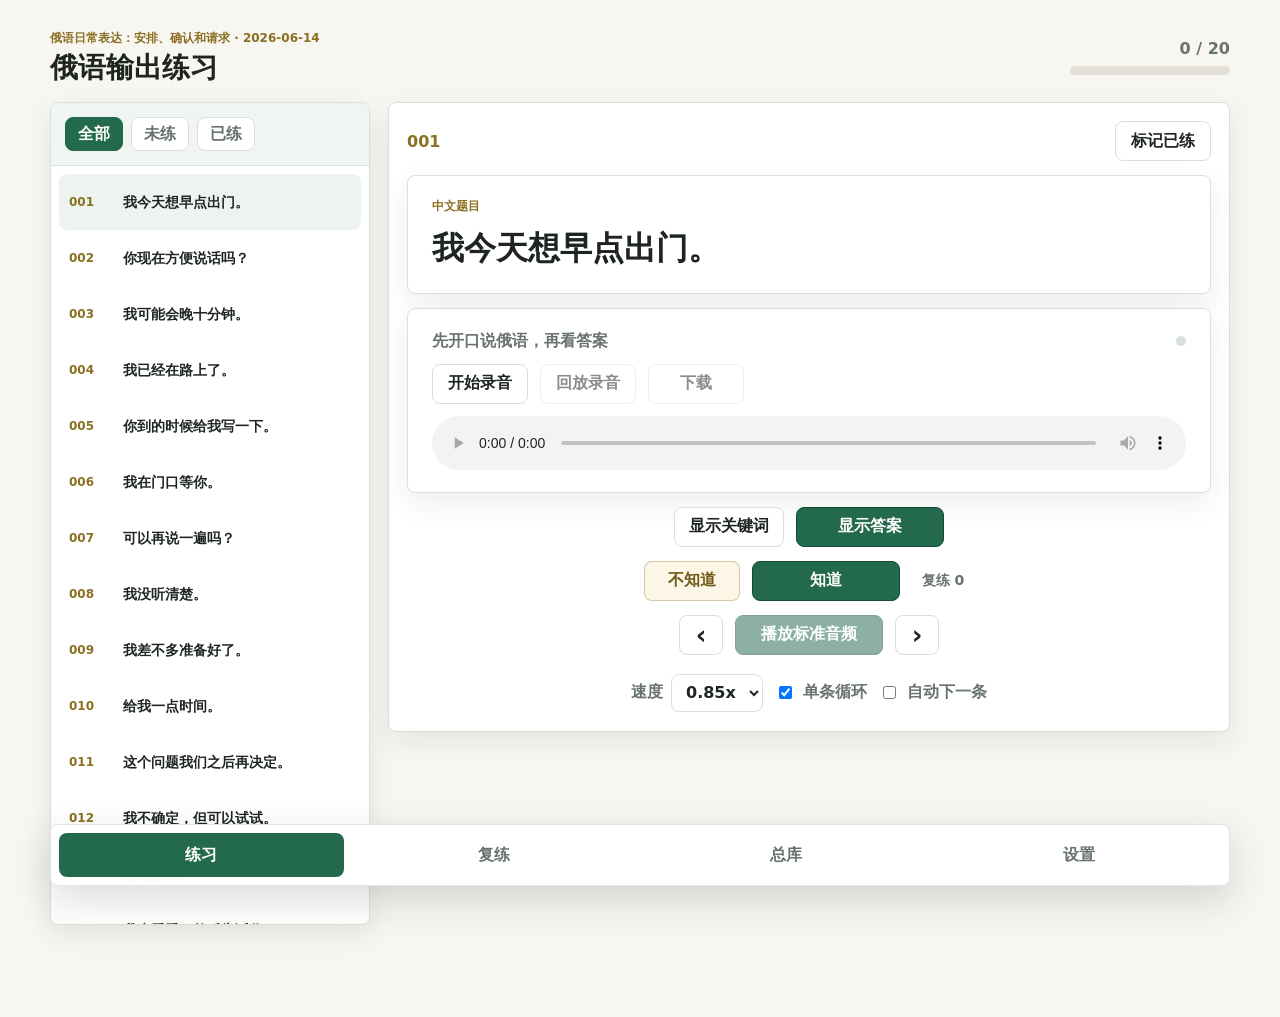
<file: index.html>
<!doctype html>
<html lang="zh-CN">
  <head>
    <meta charset="utf-8" />
    <meta name="viewport" content="width=device-width, initial-scale=1" />
    <meta name="theme-color" content="#23694b" />
    <meta name="apple-mobile-web-app-capable" content="yes" />
    <meta name="apple-mobile-web-app-status-bar-style" content="default" />
    <meta name="apple-mobile-web-app-title" content="俄语练习" />
    <title>俄语输出练习</title>
    <link rel="manifest" href="manifest.webmanifest" />
    <link rel="icon" href="icons/icon.svg" type="image/svg+xml" />
    <link rel="apple-touch-icon" href="icons/icon-192.png" />
    <link rel="stylesheet" href="styles.css?v=20260611-pwa2" />
  </head>
  <body>
    <div class="app-shell">
      <header class="topbar">
        <div>
          <p id="themeLabel" class="eyebrow">Output Practice</p>
          <h1 id="packTitle">俄语输出练习</h1>
        </div>
        <div class="summary">
          <span id="progressText">0 / 0</span>
          <div class="meter" aria-hidden="true">
            <span id="progressBar"></span>
          </div>
        </div>
      </header>

      <main id="practiceView" class="workspace app-view" data-app-view="practice">
        <aside class="segment-pane" aria-label="练习列表">
          <div class="pane-tools">
            <button class="chip is-active" type="button" data-filter="all">全部</button>
            <button class="chip" type="button" data-filter="todo">未练</button>
            <button class="chip" type="button" data-filter="done">已练</button>
          </div>
          <ol id="exerciseList" class="segment-list"></ol>
        </aside>

        <section class="practice-pane" aria-live="polite">
          <div class="segment-meta">
            <span id="exerciseCounter">001</span>
            <button id="doneButton" class="icon-text" type="button">标记已练</button>
          </div>

          <article class="prompt-panel">
            <div class="panel-label">中文题目</div>
            <p id="promptText" class="prompt-zh"></p>
          </article>

          <div class="attempt-panel">
            <div class="recorder-head">
              <span id="recordStatus">先开口说俄语，再看答案</span>
              <div id="recordLight" class="record-light" aria-hidden="true"></div>
            </div>
            <div class="recorder-actions">
              <button id="recordButton" class="icon-text" type="button">开始录音</button>
              <button id="playRecordingButton" class="icon-text" type="button" disabled>
                回放录音
              </button>
              <a id="downloadRecording" class="download-link is-disabled" href="#" download>
                下载
              </a>
            </div>
            <audio id="recordingPlayer" controls></audio>
          </div>

          <div class="answer-actions">
            <button id="showKeywordsButton" class="icon-text" type="button">显示关键词</button>
            <button id="showAnswerButton" class="primary-button" type="button">显示答案</button>
          </div>

          <div class="mastery-actions">
            <button id="unknownButton" class="icon-text caution-button" type="button">
              不知道
            </button>
            <button id="knowButton" class="primary-button" type="button">知道</button>
            <span id="reviewQueueText" class="review-queue">复练 0</span>
          </div>

          <article id="keywordPanel" class="keyword-panel" hidden>
            <div class="panel-label">关键词</div>
            <div id="keywordList" class="keyword-list"></div>
          </article>

          <article id="answerPanel" class="answer-panel" hidden>
            <div class="panel-label">标准俄语</div>
            <p id="answerText" class="answer-ru"></p>
            <p id="explanationText" class="explanation-zh"></p>
            <audio id="player" preload="metadata"></audio>
          </article>

          <div class="transport">
            <button id="prevButton" class="icon-button" type="button" title="上一条" aria-label="上一条">
              ‹
            </button>
            <button id="playButton" class="primary-button" type="button" disabled>
              播放标准音频
            </button>
            <button id="nextButton" class="icon-button" type="button" title="下一条" aria-label="下一条">
              ›
            </button>
          </div>

          <div class="control-grid">
            <label>
              <span>速度</span>
              <select id="speedSelect">
                <option value="0.75">0.75x</option>
                <option value="0.85" selected>0.85x</option>
                <option value="1">1x</option>
                <option value="1.1">1.1x</option>
                <option value="1.25">1.25x</option>
              </select>
            </label>
            <label class="toggle-row">
              <input id="loopToggle" type="checkbox" checked />
              <span>单条循环</span>
            </label>
            <label class="toggle-row">
              <input id="autoNextToggle" type="checkbox" />
              <span>自动下一条</span>
            </label>
          </div>
        </section>
      </main>

      <section id="reviewView" class="app-view app-panel" data-app-view="review" hidden>
        <div class="view-head">
          <div>
            <p class="eyebrow">Review</p>
            <h2>复练</h2>
          </div>
          <span id="reviewCountText" class="review-queue">复练 0</span>
        </div>
        <div id="reviewList" class="sentence-list"></div>
      </section>

      <section id="libraryView" class="app-view app-panel" data-app-view="library" hidden>
        <div class="view-head">
          <div>
            <p class="eyebrow">Library</p>
            <h2>句子总库</h2>
          </div>
          <div id="libraryStats" class="library-stats"></div>
        </div>
        <div id="libraryList" class="sentence-list"></div>
      </section>

      <section id="settingsView" class="app-view app-panel" data-app-view="settings" hidden>
        <div class="view-head">
          <div>
            <p class="eyebrow">Settings</p>
            <h2>设置</h2>
          </div>
        </div>
        <div class="settings-grid">
          <div>
            <span class="panel-label">安装</span>
            <p id="installStatus" class="settings-text">可以在手机浏览器里添加到主屏幕。</p>
          </div>
          <div>
            <span class="panel-label">离线</span>
            <p class="settings-text">程序会缓存练习页面、数据和标准发音。</p>
          </div>
        </div>
      </section>

      <nav id="appNav" class="bottom-nav" aria-label="程序导航">
        <button class="nav-button is-active" type="button" data-view="practice">练习</button>
        <button class="nav-button" type="button" data-view="review">复练</button>
        <button class="nav-button" type="button" data-view="library">总库</button>
        <button class="nav-button" type="button" data-view="settings">设置</button>
      </nav>
    </div>

    <script src="practice.js?v=20260614-daily"></script>
    <script src="app.js?v=20260611-pwa2"></script>
  </body>
</html>
</file>
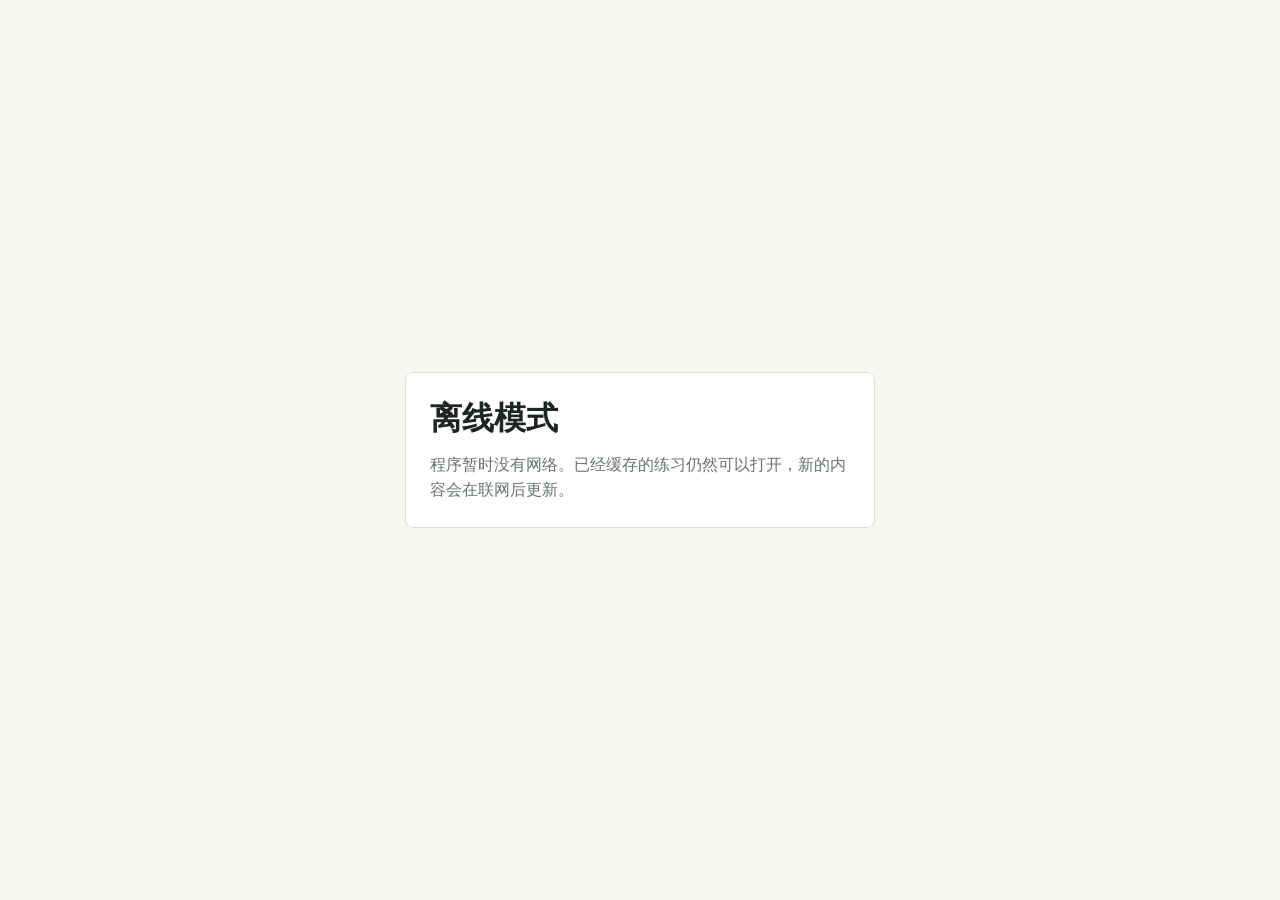
<file: offline.html>
<!doctype html>
<html lang="zh-CN">
  <head>
    <meta charset="utf-8" />
    <meta name="viewport" content="width=device-width, initial-scale=1" />
    <meta name="theme-color" content="#23694b" />
    <title>俄语输出练习</title>
    <style>
      body {
        margin: 0;
        display: grid;
        min-height: 100vh;
        place-items: center;
        background: #f7f6f1;
        color: #1e2521;
        font-family: -apple-system, BlinkMacSystemFont, "Segoe UI", sans-serif;
      }

      main {
        display: grid;
        gap: 12px;
        width: min(420px, calc(100% - 32px));
        padding: 24px;
        border: 1px solid #d9dfd9;
        border-radius: 8px;
        background: #ffffff;
      }

      h1,
      p {
        margin: 0;
      }

      p {
        color: #68736d;
        line-height: 1.55;
      }
    </style>
  </head>
  <body>
    <main>
      <h1>离线模式</h1>
      <p>程序暂时没有网络。已经缓存的练习仍然可以打开，新的内容会在联网后更新。</p>
    </main>
  </body>
</html>
</file>
<file: styles.css>
:root {
  --bg: #f7f6f1;
  --surface: #ffffff;
  --surface-soft: #f0f4f2;
  --ink: #1e2521;
  --muted: #68736d;
  --line: #d9dfd9;
  --accent: #23694b;
  --accent-strong: #164a36;
  --gold: #8b6f22;
  --danger: #b94737;
  --shadow: 0 10px 28px rgba(30, 37, 33, 0.08);
}

* {
  box-sizing: border-box;
}

[hidden] {
  display: none !important;
}

body {
  margin: 0;
  min-width: 320px;
  background: var(--bg);
  color: var(--ink);
  font-family:
    Inter, ui-sans-serif, system-ui, -apple-system, BlinkMacSystemFont, "Segoe UI",
    sans-serif;
}

button,
select,
input {
  font: inherit;
}

button {
  cursor: pointer;
}

button:disabled {
  cursor: not-allowed;
  opacity: 0.52;
}

.app-shell {
  width: min(1180px, calc(100% - 32px));
  margin: 0 auto;
  padding: 22px 0 92px;
}

.topbar {
  display: flex;
  align-items: center;
  justify-content: space-between;
  gap: 20px;
  padding: 8px 0 18px;
}

.eyebrow {
  margin: 0 0 5px;
  color: var(--gold);
  font-size: 12px;
  font-weight: 800;
  letter-spacing: 0;
  text-transform: uppercase;
}

h1 {
  margin: 0;
  font-size: 28px;
  line-height: 1.15;
  letter-spacing: 0;
}

.summary {
  display: grid;
  gap: 8px;
  min-width: 160px;
  color: var(--muted);
  font-weight: 800;
  text-align: right;
}

.meter {
  width: 160px;
  height: 9px;
  overflow: hidden;
  border-radius: 999px;
  background: #e3e1d7;
}

.meter span {
  display: block;
  width: 0;
  height: 100%;
  border-radius: inherit;
  background: var(--accent);
}

.workspace {
  display: grid;
  grid-template-columns: minmax(260px, 320px) minmax(0, 1fr);
  gap: 18px;
  align-items: start;
}

.segment-pane,
.practice-pane {
  border: 1px solid var(--line);
  border-radius: 8px;
  background: var(--surface);
  box-shadow: var(--shadow);
}

.segment-pane {
  position: sticky;
  top: 16px;
  overflow: hidden;
}

.pane-tools {
  display: flex;
  gap: 8px;
  padding: 14px;
  border-bottom: 1px solid var(--line);
  background: var(--surface-soft);
}

.chip {
  min-height: 34px;
  padding: 0 12px;
  border: 1px solid var(--line);
  border-radius: 8px;
  background: var(--surface);
  color: var(--muted);
  font-weight: 800;
}

.chip.is-active {
  border-color: var(--accent);
  background: var(--accent);
  color: #ffffff;
}

.segment-list {
  display: grid;
  max-height: calc(100vh - 142px);
  margin: 0;
  padding: 8px;
  overflow: auto;
  list-style: none;
}

.segment-item.is-hidden {
  display: none;
}

.segment-item button {
  display: grid;
  grid-template-columns: 44px minmax(0, 1fr) 18px;
  gap: 10px;
  align-items: center;
  width: 100%;
  min-height: 56px;
  padding: 10px;
  border: 0;
  border-radius: 8px;
  background: transparent;
  color: var(--ink);
  text-align: left;
}

.segment-item.is-active button {
  background: #edf4ef;
}

.seg-no {
  color: var(--gold);
  font-size: 12px;
  font-weight: 900;
}

.seg-title {
  overflow: hidden;
  color: var(--ink);
  font-size: 14px;
  font-weight: 700;
  line-height: 1.35;
  text-overflow: ellipsis;
  white-space: nowrap;
}

.seg-check::before {
  color: var(--accent);
  content: "";
  font-weight: 900;
}

.segment-item.is-done .seg-check::before {
  content: "✓";
}

.segment-item.is-review:not(.is-done) .seg-check::before {
  color: var(--gold);
  content: "↻";
}

.practice-pane {
  display: grid;
  gap: 14px;
  padding: 18px;
}

.segment-meta,
.recorder-head,
.recorder-actions,
.transport,
.answer-actions,
.mastery-actions,
.control-grid {
  display: flex;
  align-items: center;
  gap: 12px;
}

.segment-meta {
  justify-content: space-between;
}

#exerciseCounter {
  color: var(--gold);
  font-weight: 900;
}

.prompt-panel,
.answer-panel,
.keyword-panel,
.attempt-panel {
  display: grid;
  align-content: start;
  gap: 12px;
  padding: 22px 24px;
  border: 1px solid var(--line);
  border-radius: 8px;
  background: var(--surface);
  box-shadow: var(--shadow);
}

.panel-label {
  color: var(--gold);
  font-size: 12px;
  font-weight: 800;
  letter-spacing: 0;
  text-transform: uppercase;
}

.prompt-zh {
  margin: 0;
  font-size: 32px;
  font-weight: 750;
  line-height: 1.36;
  letter-spacing: 0;
}

.answer-ru {
  margin: 0;
  font-family: Georgia, "Times New Roman", serif;
  font-size: 30px;
  line-height: 1.38;
  letter-spacing: 0;
}

.explanation-zh {
  margin: 0;
  color: var(--muted);
  font-size: 16px;
  line-height: 1.55;
}

.record-light {
  width: 10px;
  height: 10px;
  border-radius: 999px;
  background: var(--line);
}

.record-light.is-recording {
  background: var(--danger);
}

.recorder-head {
  justify-content: space-between;
  color: var(--muted);
  font-weight: 800;
}

.recorder-actions,
.answer-actions,
.mastery-actions,
.transport,
.control-grid {
  flex-wrap: wrap;
}

.answer-actions,
.mastery-actions,
.transport {
  justify-content: center;
}

.keyword-list {
  display: flex;
  flex-wrap: wrap;
  gap: 8px;
}

.keyword-chip {
  padding: 7px 10px;
  border: 1px solid rgba(35, 105, 75, 0.22);
  border-radius: 8px;
  background: #eef5ef;
  color: var(--accent);
  font-weight: 800;
}

.primary-button,
.icon-text,
.icon-button,
.download-link {
  min-height: 40px;
  border-radius: 8px;
  font-weight: 850;
  text-decoration: none;
}

.primary-button {
  min-width: 148px;
  padding: 0 18px;
  border: 1px solid var(--accent-strong);
  background: var(--accent);
  color: #ffffff;
}

.icon-text,
.download-link {
  display: inline-flex;
  align-items: center;
  justify-content: center;
  min-width: 96px;
  padding: 0 14px;
  border: 1px solid var(--line);
  background: var(--surface);
  color: var(--ink);
}

.caution-button {
  border-color: rgba(139, 111, 34, 0.34);
  background: #fbf6e5;
  color: #705817;
}

.review-queue {
  display: inline-flex;
  align-items: center;
  min-height: 40px;
  padding: 0 10px;
  color: var(--muted);
  font-size: 14px;
  font-weight: 850;
}

.icon-button {
  width: 44px;
  border: 1px solid var(--line);
  background: var(--surface);
  color: var(--ink);
  font-size: 26px;
  line-height: 1;
}

.download-link.is-disabled {
  pointer-events: none;
  opacity: 0.52;
}

audio {
  width: 100%;
  min-height: 36px;
}

.control-grid {
  justify-content: center;
  padding-top: 4px;
}

.control-grid label {
  display: inline-flex;
  align-items: center;
  gap: 8px;
  min-height: 40px;
  color: var(--muted);
  font-weight: 800;
}

select {
  min-height: 38px;
  padding: 0 10px;
  border: 1px solid var(--line);
  border-radius: 8px;
  background: var(--surface);
  color: var(--ink);
}

.app-panel {
  display: grid;
  gap: 16px;
  padding: 20px;
  border: 1px solid var(--line);
  border-radius: 8px;
  background: var(--surface);
  box-shadow: var(--shadow);
}

.view-head {
  display: flex;
  align-items: center;
  justify-content: space-between;
  gap: 16px;
}

.view-head h2 {
  margin: 0;
  font-size: 24px;
  line-height: 1.2;
  letter-spacing: 0;
}

.sentence-list {
  display: grid;
  gap: 10px;
}

.sentence-card {
  display: grid;
  gap: 7px;
  width: 100%;
  padding: 14px;
  border: 1px solid var(--line);
  border-radius: 8px;
  background: var(--surface);
  color: var(--ink);
  text-align: left;
}

.sentence-card strong {
  font-size: 16px;
  line-height: 1.42;
}

.sentence-card span {
  color: var(--muted);
  font-size: 13px;
  font-weight: 750;
}

.library-stats {
  display: flex;
  flex-wrap: wrap;
  justify-content: flex-end;
  gap: 8px;
}

.stat-pill {
  min-height: 32px;
  padding: 7px 10px;
  border: 1px solid rgba(35, 105, 75, 0.18);
  border-radius: 8px;
  background: #eef5ef;
  color: var(--accent);
  font-size: 13px;
  font-weight: 850;
}

.settings-grid {
  display: grid;
  grid-template-columns: repeat(2, minmax(0, 1fr));
  gap: 14px;
}

.settings-grid > div {
  padding: 18px;
  border: 1px solid var(--line);
  border-radius: 8px;
  background: var(--surface-soft);
}

.settings-text {
  margin: 8px 0 0;
  color: var(--muted);
  line-height: 1.5;
}

.bottom-nav {
  position: fixed;
  right: max(16px, calc((100vw - 1180px) / 2));
  bottom: 14px;
  left: max(16px, calc((100vw - 1180px) / 2));
  z-index: 20;
  display: grid;
  grid-template-columns: repeat(4, 1fr);
  gap: 8px;
  padding: 8px;
  border: 1px solid rgba(30, 37, 33, 0.12);
  border-radius: 8px;
  background: rgba(255, 255, 255, 0.94);
  box-shadow: 0 14px 38px rgba(30, 37, 33, 0.16);
  backdrop-filter: blur(14px);
}

.nav-button {
  min-height: 44px;
  border: 0;
  border-radius: 8px;
  background: transparent;
  color: var(--muted);
  font-weight: 900;
}

.nav-button.is-active {
  background: var(--accent);
  color: #ffffff;
}

@media (max-width: 820px) {
  .app-shell {
    width: min(100% - 20px, 680px);
    padding-top: 14px;
  }

  .topbar,
  .workspace {
    display: grid;
  }

  .topbar {
    gap: 12px;
  }

  .summary {
    min-width: 0;
    text-align: left;
  }

  .meter {
    width: 100%;
  }

  .workspace {
    grid-template-columns: 1fr;
  }

  .segment-pane {
    position: static;
  }

  .segment-list {
    max-height: 220px;
  }

  .practice-pane {
    padding: 12px;
  }

  .prompt-panel,
  .answer-panel,
  .keyword-panel,
  .attempt-panel {
    padding: 18px;
  }

  .prompt-zh,
  .answer-ru {
    font-size: 25px;
  }

  .primary-button {
    min-width: 136px;
  }

  .settings-grid {
    grid-template-columns: 1fr;
  }

  .view-head {
    align-items: flex-start;
    flex-direction: column;
  }

  .library-stats {
    justify-content: flex-start;
  }

  .bottom-nav {
    right: 10px;
    bottom: 10px;
    left: 10px;
  }
}
</file>
